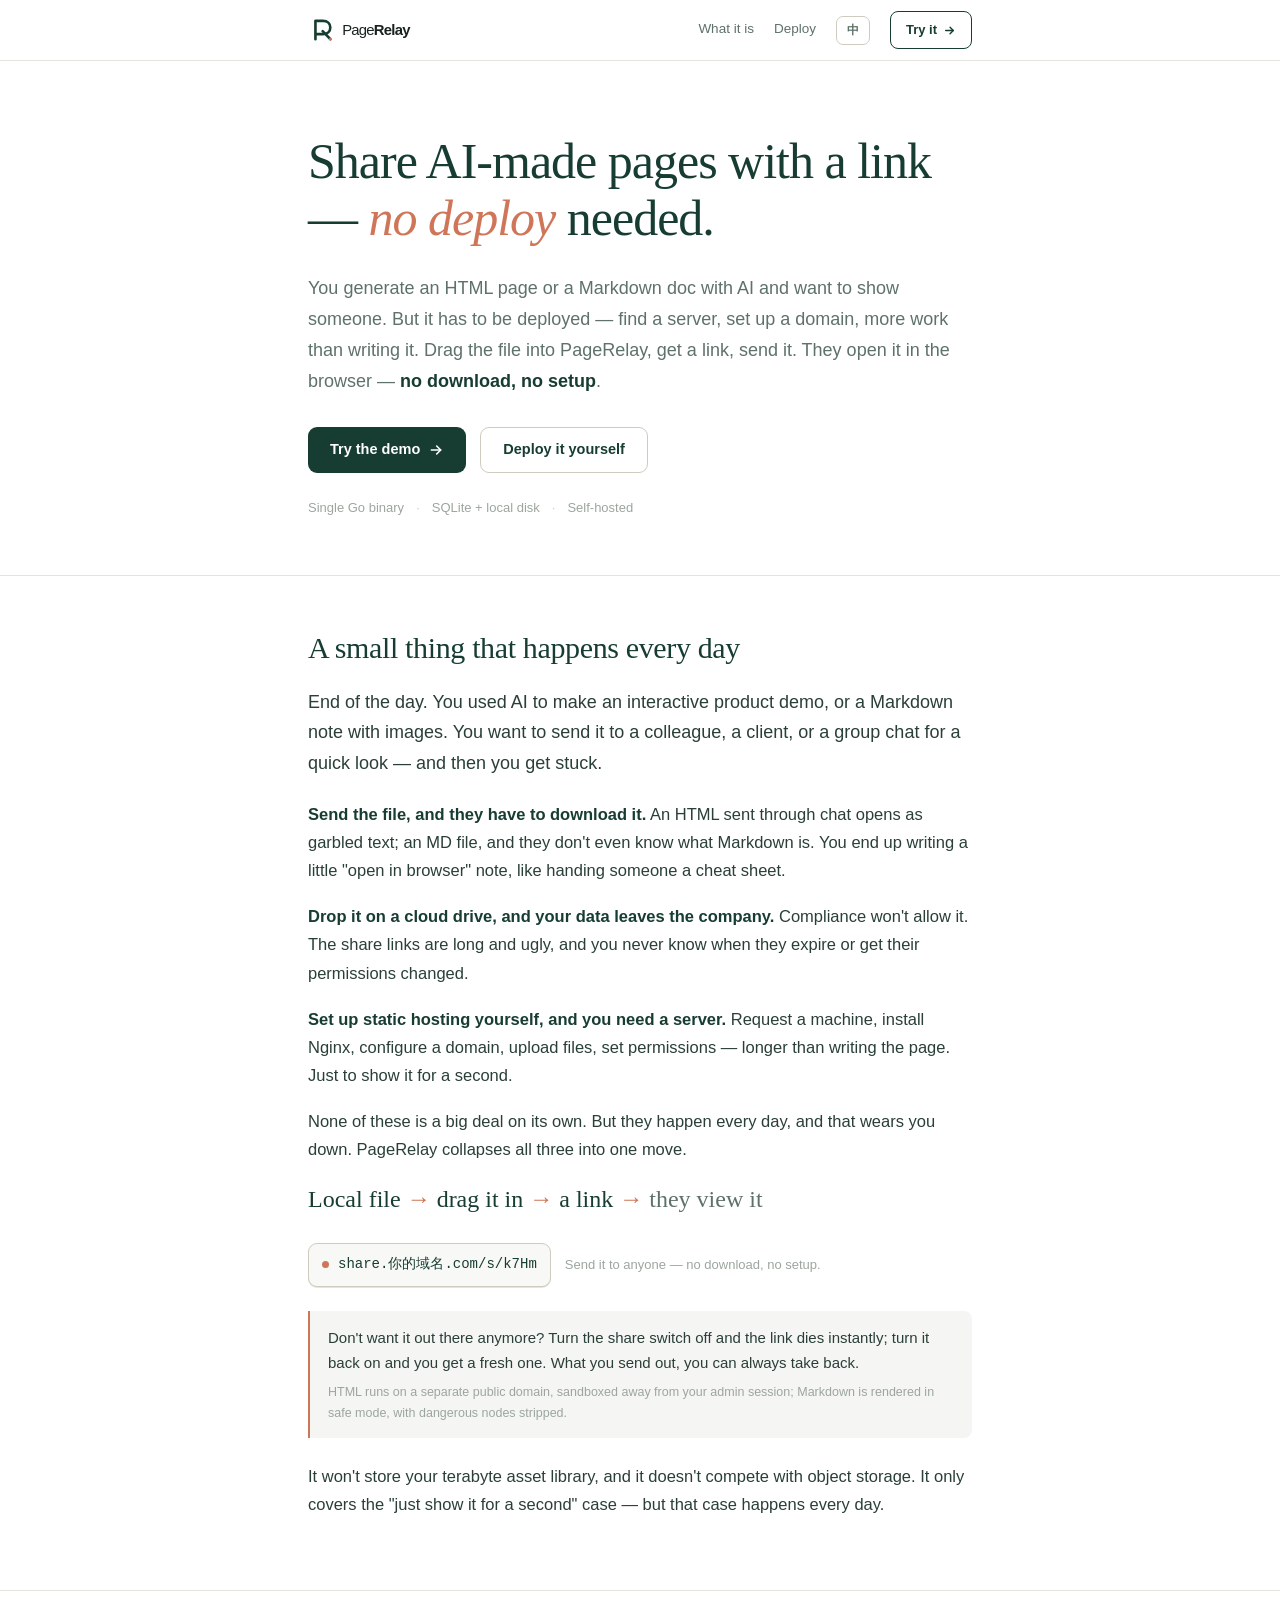
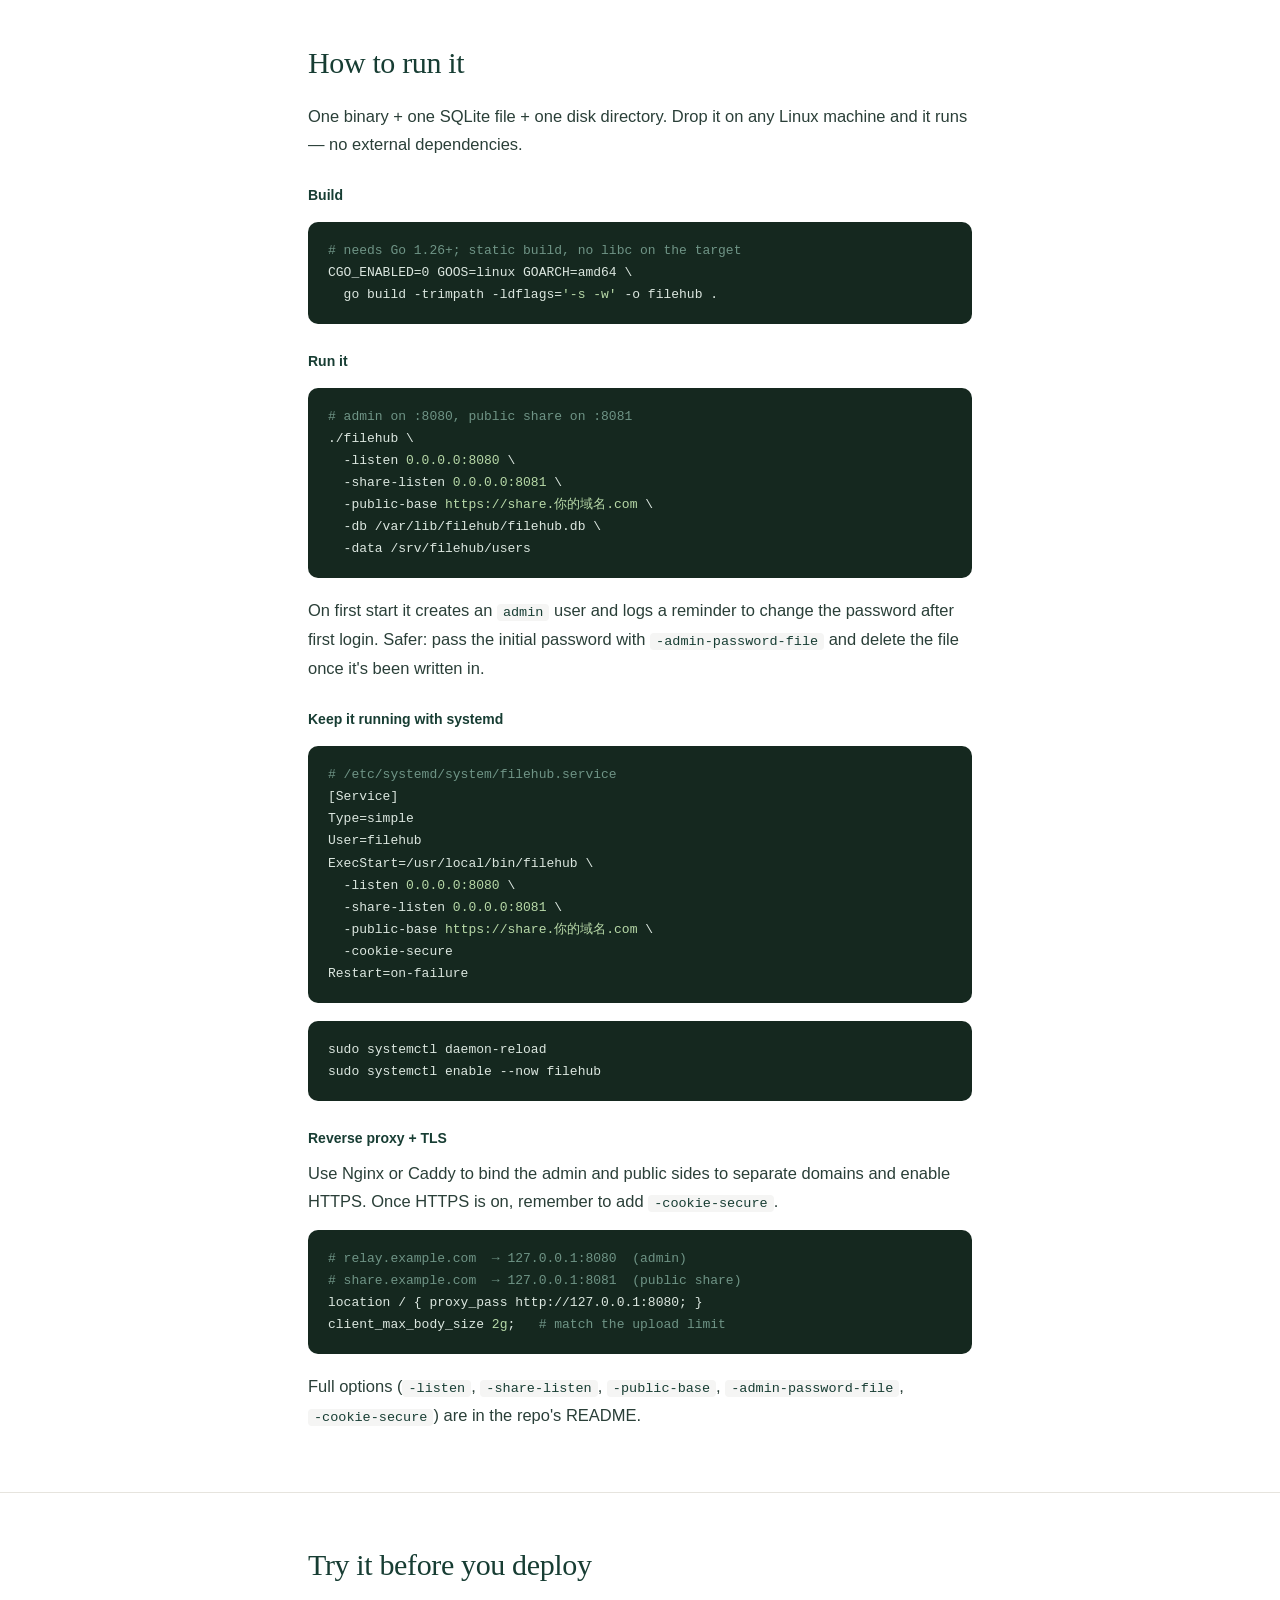
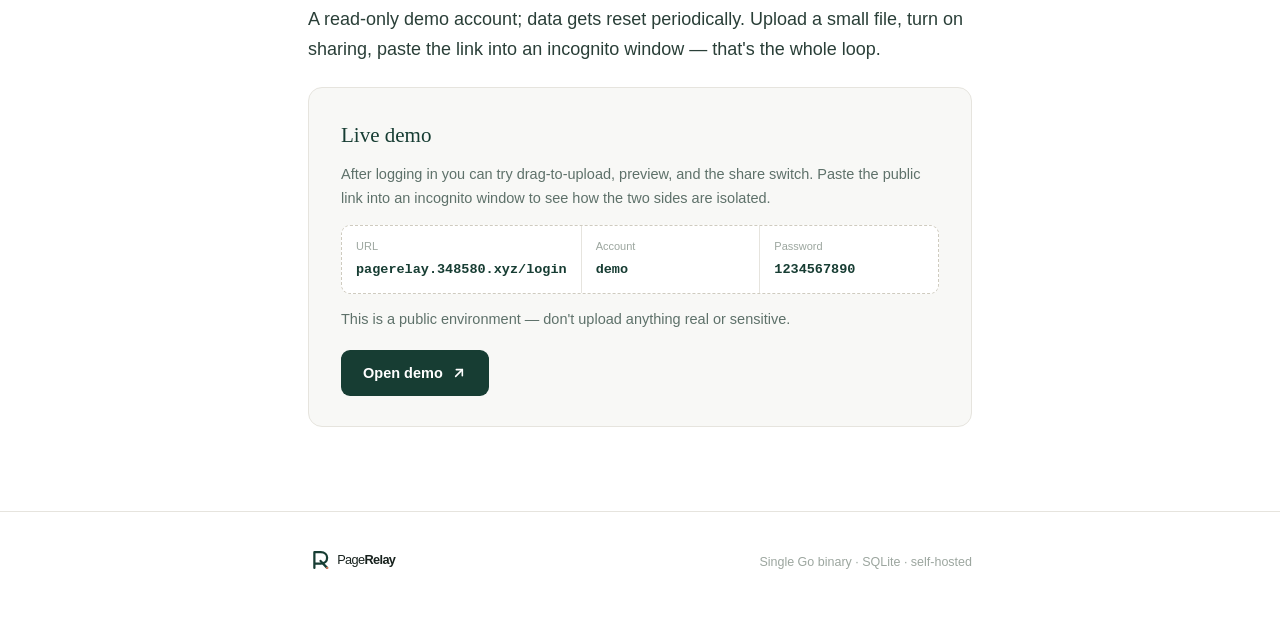
<file: site/index.html>
<!DOCTYPE html>
<html lang="zh">
<head>
<meta charset="UTF-8">
<meta name="viewport" content="width=device-width, initial-scale=1">
<title>PageRelay — 把本地页面变成链接，发出去对方直接看</title>
<meta name="description" content="你用 AI 生成了 HTML 或 Markdown，想让朋友直接看，可它要部署。PageRelay 让你把文件拖进去，拿到一条链接发出去——对方点开就看，不用下载、不用部署。单个 Go 二进制，自托管。">
<meta name="color-scheme" content="light">
<link rel="icon" href="data:image/svg+xml,%3Csvg xmlns='http://www.w3.org/2000/svg' viewBox='0 0 64 64'%3E%3Crect width='64' height='64' rx='16' fill='%23FFFFFF'/%3E%3Cpath d='M17 52V12h16.5C44 12 50 18 50 26.2S44 40.5 33.5 40.5H17' fill='none' stroke='%23173D33' stroke-width='5.5' stroke-linecap='round' stroke-linejoin='round'/%3E%3Cpath d='M33 34 50 52' fill='none' stroke='%23173D33' stroke-width='5.5' stroke-linecap='round'/%3E%3Ccircle cx='50' cy='52' r='3' fill='%23CF7659'/%3E%3C/svg%3E">
<style>
  :root{
    --paper:#ffffff; --paper-2:#F5F5F4; --surface:#F8F8F6;
    --ink:#173D33; --ink-2:#2A3F38; --ink-soft:#5E716A; --ink-faint:#9CA69F;
    --coral:#CF7659; --coral-soft:#E8A98F;
    --line:#E6E4DE; --line-strong:#CFCBBF; --code-bg:#15281F;
    --serif:"Iowan Old Style","Palatino Linotype","Hoefler Text",Georgia,"Songti SC","STSong",serif;
    --sans:-apple-system,BlinkMacSystemFont,"Segoe UI","PingFang SC","Microsoft YaHei",sans-serif;
    --mono:ui-monospace,SFMono-Regular,"SF Mono",Menlo,Consolas,monospace;
  }
  *{box-sizing:border-box}
  html{scroll-behavior:smooth}
  body{margin:0;background:var(--paper);color:var(--ink-2);font:16.5px/1.7 var(--sans);-webkit-font-smoothing:antialiased}
  a{color:inherit;text-decoration:underline;text-decoration-color:var(--line-strong);text-underline-offset:3px}
  a:hover{text-decoration-color:var(--coral)}
  .wrap{max-width:720px;margin:0 auto;padding:0 28px}
  code,pre{font-family:var(--mono)}

  /* ---------- nav ---------- */
  nav{position:sticky;top:0;z-index:50;background:rgba(255,255,255,.88);backdrop-filter:saturate(140%) blur(8px);border-bottom:1px solid var(--line)}
  .nav{display:flex;align-items:center;justify-content:space-between;height:60px}
  .brand{display:flex;align-items:center;text-decoration:none}
  .brand svg{display:block;height:28px;width:auto}
  .nav-r{display:flex;align-items:center;gap:20px;font-size:13.5px;color:var(--ink-soft)}
  .nav-r a,.nav-r button{text-decoration:none;font-family:inherit}
  .nav-r a:not(.nav-cta){border-bottom:1px solid transparent;transition:color .15s,border-color .15s}
  .nav-r a:not(.nav-cta):hover{color:var(--ink);border-color:var(--line-strong)}
  .lang-toggle{border:1px solid var(--line-strong);color:var(--ink-soft);padding:5px 10px;border-radius:7px;font-size:12px;font-weight:600;background:transparent;cursor:pointer;transition:color .15s,border-color .15s;font-family:var(--sans)}
  .lang-toggle:hover{color:var(--ink);border-color:var(--ink)}
  .nav-cta{display:inline-flex;align-items:center;gap:6px;border:1.5px solid var(--ink);color:var(--ink);padding:7px 15px;border-radius:8px;font-weight:600;font-size:13px;transition:background .15s,color .15s;border-color:var(--ink)}
  .nav-cta:hover{background:var(--ink);color:var(--paper);text-decoration:none}
  .nav-cta .arr{transition:transform .15s}
  .nav-cta:hover .arr{transform:translateX(3px)}

  /* ---------- hero ---------- */
  .hero{padding:72px 0 56px;position:relative}
  .hero h1{font-family:var(--serif);font-size:clamp(30px,5.2vw,50px);line-height:1.14;letter-spacing:-.02em;color:var(--ink);margin:0 0 26px;font-weight:500}
  .hero h1 em{font-style:italic;color:var(--coral);font-weight:500}
  .lede{font-size:18px;line-height:1.72;color:var(--ink-soft);margin:0 0 30px}
  .lede strong{color:var(--ink);font-weight:600}
  .cta-row{display:flex;align-items:center;gap:14px;flex-wrap:wrap}
  .btn{display:inline-flex;align-items:center;gap:8px;height:46px;padding:0 22px;border-radius:9px;font-weight:600;font-size:14.5px;text-decoration:none;transition:transform .12s,background .15s,color .15s;cursor:pointer;border:0}
  .btn-primary{background:var(--ink);color:var(--paper)}
  .btn-primary:hover{background:#0f2b23}
  .btn-ghost{border:1.5px solid var(--line-strong);color:var(--ink);background:transparent}
  .btn-ghost:hover{border-color:var(--ink);background:var(--surface)}
  .btn .arr{transition:transform .15s}
  .btn:hover .arr{transform:translateX(3px)}
  .hero-note{margin-top:24px;font-size:13px;color:var(--ink-faint);display:flex;align-items:center;gap:12px;flex-wrap:wrap}
  .hero-note span+span::before{content:"·";margin-right:12px;color:var(--line-strong)}

  /* ---------- body ---------- */
  main{padding-bottom:30px}
  section{padding:54px 0;border-top:1px solid var(--line);scroll-margin-top:74px}
  h2{font-family:var(--serif);font-size:clamp(24px,3.2vw,30px);line-height:1.22;letter-spacing:-.012em;color:var(--ink);margin:0 0 20px;font-weight:500}
  p{margin:0 0 18px}
  p.lead{font-size:18px;color:var(--ink-2);margin-bottom:22px}
  strong{color:var(--ink);font-weight:600}
  .inline{background:var(--paper-2);padding:1px 6px;border-radius:4px;font-size:13.5px;color:var(--ink);font-family:var(--mono);white-space:nowrap}

  .relay{font-family:var(--serif);font-size:clamp(20px,2.5vw,24px);line-height:1.5;color:var(--ink);margin:8px 0 26px}
  .relay .step{white-space:nowrap}
  .relay .arr{color:var(--coral);font-style:normal;margin:0 6px;font-family:var(--sans)}
  .relay .out{color:var(--ink-soft)}

  .chip{display:inline-flex;align-items:center;gap:9px;border:1px solid var(--line-strong);background:var(--surface);border-radius:9px;padding:9px 13px;font-size:14px;color:var(--ink);font-family:var(--mono);box-shadow:0 1px 0 var(--line)}
  .chip .dot{width:7px;height:7px;border-radius:50%;background:var(--coral);flex:none}
  .scene{display:flex;align-items:center;gap:14px;flex-wrap:wrap;margin:6px 0 4px}
  .scene .cap{font-size:13px;color:var(--ink-faint)}

  .note{border-left:2px solid var(--coral);background:var(--paper-2);padding:14px 18px;border-radius:0 8px 8px 0;margin:24px 0;font-size:15px;color:var(--ink-2)}
  .note small{display:block;margin-top:6px;color:var(--ink-faint);font-size:12.5px}

  /* ---------- code ---------- */
  .code-block{background:var(--code-bg);color:#DCE7E0;border-radius:10px;padding:18px 20px;overflow:auto;font-size:13px;line-height:1.7;margin:14px 0 18px}
  .code-block .c{color:#6f9486}
  .code-block .s{color:#B8D9A8}
  .deploy p{margin-bottom:8px}
  .deploy h3{font-family:var(--sans);font-size:14px;color:var(--ink);margin:26px 0 8px;font-weight:700}

  /* ---------- demo ---------- */
  .demo{background:var(--surface);border:1px solid var(--line);border-radius:14px;padding:30px 32px;margin-top:6px}
  .demo h3{font-family:var(--serif);font-size:21px;margin:0 0 8px;color:var(--ink);font-weight:500}
  .demo p{margin:0 0 14px;color:var(--ink-soft);font-size:14.5px}
  .demo-creds{display:flex;gap:0;margin:14px 0;border:1px dashed var(--line-strong);border-radius:9px;overflow:hidden;font-size:13.5px;background:var(--paper)}
  .demo-creds .row{flex:1;padding:11px 14px;border-right:1px solid var(--line)}
  .demo-creds .row:last-child{border-right:0}
  .demo-creds dt{color:var(--ink-faint);font-size:11px;margin-bottom:3px}
  .demo-creds dd{margin:0;font-family:var(--mono);color:var(--ink);font-weight:600;overflow:hidden;text-overflow:ellipsis}
  .demo-warn{margin:14px 0 0;font-size:12.5px;color:var(--coral);line-height:1.55}

  /* ---------- footer ---------- */
  footer{border-top:1px solid var(--line);padding:36px 0 60px;color:var(--ink-faint);font-size:13px}
  .foot{display:flex;justify-content:space-between;align-items:flex-end;gap:16px;flex-wrap:wrap}
  .foot .brand{text-decoration:none}
  .foot .brand svg{height:24px}
  .foot-r{text-align:right;font-size:12.5px;line-height:1.6}

  @media(max-width:680px){
    .nav-r .nav-link{display:none}.nav-r{gap:10px}.brand svg{height:26px}
    .cta-row .btn{width:100%;justify-content:center}
    .demo-creds{flex-direction:column}.demo-creds .row{border-right:0;border-bottom:1px solid var(--line)}.demo-creds .row:last-child{border-bottom:0}
    .foot-r{text-align:left}
  }
  @media(max-width:420px){.nav{height:54px}.wrap{padding:0 20px}}
  @media(prefers-reduced-motion:reduce){html{scroll-behavior:auto}*,*::before,*::after{transition:none!important}}
</style>
</head>
<body>

<nav>
  <div class="wrap nav">
    <a class="brand" href="#top" aria-label="PageRelay">
      <svg viewBox="0 0 328 64" role="img" aria-label="PageRelay">
        <path d="M17 53V11h17c10.5 0 17 6.3 17 15.2S44.5 41.5 34 41.5H17" fill="none" stroke="#173D33" stroke-width="6" stroke-linecap="round" stroke-linejoin="round"/>
        <path d="M33.5 34.5 51 53" fill="none" stroke="#173D33" stroke-width="6" stroke-linecap="round"/>
        <circle cx="51" cy="53" r="3.2" fill="#CF7659"/>
        <text x="78" y="43" fill="#18221E" font-family="'Avenir Next','Helvetica Neue',Arial,sans-serif" font-size="34" font-weight="500" letter-spacing="-1.7">Page<tspan font-weight="700">Relay</tspan></text>
      </svg>
    </a>
    <div class="nav-r">
      <a class="nav-link" href="#story" data-i18n="nav_what">这是什么</a>
      <a class="nav-link" href="#deploy" data-i18n="nav_deploy">怎么部署</a>
      <button class="lang-toggle" id="lang-toggle" type="button" aria-label="Switch language">EN</button>
      <a href="#demo" class="nav-cta" aria-label="Go to demo">
        <span data-i18n="nav_try">去体验</span>
        <svg class="arr" width="13" height="13" viewBox="0 0 24 24" fill="none" stroke="currentColor" stroke-width="2.6" stroke-linecap="round" stroke-linejoin="round"><path d="M5 12h14"/><path d="M13 6l6 6-6 6"/></svg>
      </a>
    </div>
  </div>
</nav>

<main id="top">

<!-- ============ HERO ============ -->
<section class="hero" style="border-top:0">
  <div class="wrap">
    <h1 data-i18n-html="hero_h1">AI 生成的页面，<em>不用部署</em>也能分享出去。</h1>
    <p class="lede" data-i18n-html="hero_lede">
      你用 AI 生成了一份 HTML 或 Markdown，想让朋友直接看。可它要部署——找服务器、配域名，比写它还麻烦。把文件拖进 PageRelay，拿到一条链接发出去，对方点开就看，<strong>不下载、不装环境</strong>。
    </p>
    <div class="cta-row">
      <a class="btn btn-primary" href="#demo">
        <span data-i18n="hero_btn_demo">试一下 Demo</span>
        <svg class="arr" width="16" height="16" viewBox="0 0 24 24" fill="none" stroke="currentColor" stroke-width="2.4" stroke-linecap="round" stroke-linejoin="round"><path d="M5 12h14"/><path d="M13 6l6 6-6 6"/></svg>
      </a>
      <a class="btn btn-ghost" href="#deploy"><span data-i18n="hero_btn_deploy">自己部署</span></a>
    </div>
    <div class="hero-note">
      <span data-i18n="hero_note1">单个 Go 二进制</span><span data-i18n="hero_note2">SQLite + 本地磁盘</span><span data-i18n="hero_note3">自托管</span>
    </div>
  </div>
</section>

<!-- ============ 故事 / 价值 ============ -->
<section id="story">
  <div class="wrap">
    <h2 data-i18n="story_h2">一件每天都会发生的小事</h2>

    <p class="lead" data-i18n-html="story_lead">
      下班前，你用 AI 生成了一份带交互的产品演示页，或者一篇配图齐全的 Markdown 笔记。想发给同事、发给客户、发到群里让人看一眼——然后你卡住了。
    </p>

    <p data-i18n-html="story_p1">
      <strong>发文件过去，对方要下载。</strong>微信里发个 HTML，对方打开是乱码；发个 MD，对方连 Markdown 是什么都不知道。你还得附一段"用浏览器打开"的说明，像在给人写小抄。
    </p>

    <p data-i18n-html="story_p2">
      <strong>丢到网盘，数据就出了公司。</strong>合规那关过不去。网盘的分享链接又臭又长，过期了、改了权限，你都不知道。
    </p>

    <p data-i18n-html="story_p3">
      <strong>自己搭静态托管，要一台服务器。</strong>申请机器、装 Nginx、配域名、传文件、设权限——比写那个页面还久。就为发一眼。
    </p>

    <p data-i18n-html="story_p4">
      这三件事，每件单独都不算大事，但每天来一遍，磨人。PageRelay 就是替你把这三件事压成一个动作。
    </p>

    <p class="relay">
      <span class="step" data-i18n="relay_s1">本地文件</span><span class="arr">→</span><span class="step" data-i18n="relay_s2">拖进来</span><span class="arr">→</span><span class="step" data-i18n="relay_s3">一条链接</span><span class="arr">→</span><span class="out" data-i18n="relay_s4">对方直接看</span>
    </p>

    <div class="scene">
      <span class="chip"><span class="dot"></span>share.你的域名.com/s/k7Hm</span>
      <span class="cap" data-i18n="scene_cap">把这条发给谁都行，不下载、不装环境。</span>
    </div>

    <div class="note">
      <span data-i18n-html="note_main">不想发了，把分享开关关掉，这条链接当场失效；再开，会生成新的一条。发出去的东西，你随时收得回。</span>
      <small data-i18n-html="note_sub">HTML 在独立的公开域里跑，沙箱隔离，不会动到你管理端的会话；Markdown 走安全渲染，剥掉危险节点。</small>
    </div>

    <p data-i18n-html="story_p5">
      它不替你存几 TB 的素材库，也不跟对象存储比。它只覆盖这一类"传一眼就完事"的场景——但这类场景，每天都在发生。
    </p>
  </div>
</section>

<!-- ============ 部署 ============ -->
<section id="deploy" class="deploy">
  <div class="wrap">
    <h2 data-i18n="deploy_h2">怎么把它跑起来</h2>
    <p data-i18n="deploy_p">一个二进制 + 一个 SQLite 文件 + 一个磁盘目录，丢到任意 Linux 机器上就能跑，没有外部依赖。</p>

    <h3 data-i18n="deploy_h_build">构建</h3>
<pre class="code-block"><span class="c" data-i18n="code_build_c"># 需要 Go 1.26+；静态编译，目标机无需 libc</span>
CGO_ENABLED=0 GOOS=linux GOARCH=amd64 \
  go build -trimpath -ldflags=<span class="s">'-s -w'</span> -o filehub .</pre>

    <h3 data-i18n="deploy_h_run">跑起来</h3>
<pre class="code-block"><span class="c" data-i18n="code_run_c"># 管理端 :8080，公开分享端 :8081</span>
./filehub \
  -listen <span class="s">0.0.0.0:8080</span> \
  -share-listen <span class="s">0.0.0.0:8081</span> \
  -public-base <span class="s">https://share.你的域名.com</span> \
  -db /var/lib/filehub/filehub.db \
  -data /srv/filehub/users</pre>
    <p data-i18n-html="deploy_p_admin">首次启动自动建管理员 <span class="inline">admin</span>，日志会提醒你首次登录后改密。更稳妥的是用 <span class="inline">-admin-password-file</span> 指定初始密码，写入后删掉那个文件。</p>

    <h3 data-i18n="deploy_h_systemd">用 systemd 守住</h3>
<pre class="code-block"><span class="c" data-i18n="code_systemd_c"># /etc/systemd/system/filehub.service</span>
[Service]
Type=simple
User=filehub
ExecStart=/usr/local/bin/filehub \
  -listen <span class="s">0.0.0.0:8080</span> \
  -share-listen <span class="s">0.0.0.0:8081</span> \
  -public-base <span class="s">https://share.你的域名.com</span> \
  -cookie-secure
Restart=on-failure</pre>
<pre class="code-block">sudo systemctl daemon-reload
sudo systemctl enable --now filehub</pre>

    <h3 data-i18n="deploy_h_proxy">反向代理 + TLS</h3>
    <p data-i18n-html="deploy_p_proxy">用 Nginx 或 Caddy 把管理端、公开端分别绑到不同域名，开 HTTPS。开了 HTTPS 就记得加 <span class="inline">-cookie-secure</span>。</p>
<pre class="code-block"><span class="c" data-i18n="code_proxy_c1"># relay.你的域名.com  → 127.0.0.1:8080  （管理端）</span>
<span class="c" data-i18n="code_proxy_c2"># share.你的域名.com  → 127.0.0.1:8081  （公开分享端）</span>
location / { proxy_pass http://127.0.0.1:8080; }
client_max_body_size <span class="s">2g</span>;   <span class="c" data-i18n="code_proxy_c3"># 与上传上限对齐</span></pre>

    <p style="margin-top:18px" data-i18n-html="deploy_p_params">完整参数（<span class="inline">-listen</span> / <span class="inline">-share-listen</span> / <span class="inline">-public-base</span> / <span class="inline">-admin-password-file</span> / <span class="inline">-cookie-secure</span>）见仓库的 README。</p>
  </div>
</section>

<!-- ============ Demo ============ -->
<section id="demo">
  <div class="wrap">
    <h2 data-i18n="demo_h2">先试，再决定要不要部署</h2>
    <p class="lead" data-i18n="demo_lead">一个只读体验账号，数据定期重置。传个小文件、开个分享、把链接贴到隐身窗口，整套流程就走完了。</p>

    <div class="demo">
      <h3 data-i18n="demo_h3">在线 Demo</h3>
      <p data-i18n="demo_p">登录后能体验拖拽上传、预览、分享开关，把公开链接贴到隐身窗口，能看到内外两端是怎么隔离的。</p>
      <div class="demo-creds">
        <div class="row"><dt data-i18n="demo_l_addr">地址</dt><dd>pagerelay.348580.xyz/login</dd></div>
        <div class="row"><dt data-i18n="demo_l_user">账号</dt><dd>demo</dd></div>
        <div class="row"><dt data-i18n="demo_l_pass">密码</dt><dd>1234567890</dd></div>
      </div>
      <p class="demo-warn" data-i18n="demo_warn">这是个公开环境，别上传真实或敏感的文件。</p>
      <a class="btn btn-primary" href="/login" style="margin-top:6px">
        <span data-i18n="demo_btn">打开 Demo</span>
        <svg class="arr" width="16" height="16" viewBox="0 0 24 24" fill="none" stroke="currentColor" stroke-width="2.4" stroke-linecap="round" stroke-linejoin="round"><path d="M7 17L17 7"/><path d="M8 7h9v9"/></svg>
      </a>
    </div>
  </div>
</section>

</main>

<footer>
  <div class="wrap foot">
    <a class="brand" href="#top">
      <svg viewBox="0 0 328 64" role="img" aria-label="PageRelay">
        <path d="M17 53V11h17c10.5 0 17 6.3 17 15.2S44.5 41.5 34 41.5H17" fill="none" stroke="#173D33" stroke-width="6" stroke-linecap="round" stroke-linejoin="round"/>
        <path d="M33.5 34.5 51 53" fill="none" stroke="#173D33" stroke-width="6" stroke-linecap="round"/>
        <circle cx="51" cy="53" r="3.2" fill="#CF7659"/>
        <text x="78" y="43" fill="#18221E" font-family="'Avenir Next','Helvetica Neue',Arial,sans-serif" font-size="34" font-weight="500" letter-spacing="-1.7">Page<tspan font-weight="700">Relay</tspan></text>
      </svg>
    </a>
    <div class="foot-r" data-i18n="foot_r">单 Go 二进制 · SQLite · 自托管</div>
  </div>
</footer>

<script>
  const I18N = {
    zh: {
      title:"PageRelay — 把本地页面变成链接，发出去对方直接看",
      nav_what:"这是什么", nav_deploy:"怎么部署", nav_try:"去体验",
      hero_h1:'AI 生成的页面，<em>不用部署</em>也能分享出去。',
      hero_lede:'你用 AI 生成了一份 HTML 或 Markdown，想让朋友直接看。可它要部署——找服务器、配域名，比写它还麻烦。把文件拖进 PageRelay，拿到一条链接发出去，对方点开就看，<strong>不下载、不装环境</strong>。',
      hero_btn_demo:"试一下 Demo", hero_btn_deploy:"自己部署",
      hero_note1:"单个 Go 二进制", hero_note2:"SQLite + 本地磁盘", hero_note3:"自托管",
      story_h2:"一件每天都会发生的小事",
      story_lead:'下班前，你用 AI 生成了一份带交互的产品演示页，或者一篇配图齐全的 Markdown 笔记。想发给同事、发给客户、发到群里让人看一眼——然后你卡住了。',
      story_p1:'<strong>发文件过去，对方要下载。</strong>微信里发个 HTML，对方打开是乱码；发个 MD，对方连 Markdown 是什么都不知道。你还得附一段"用浏览器打开"的说明，像在给人写小抄。',
      story_p2:'<strong>丢到网盘，数据就出了公司。</strong>合规那关过不去。网盘的分享链接又臭又长，过期了、改了权限，你都不知道。',
      story_p3:'<strong>自己搭静态托管，要一台服务器。</strong>申请机器、装 Nginx、配域名、传文件、设权限——比写那个页面还久。就为发一眼。',
      story_p4:'这三件事，每件单独都不算大事，但每天来一遍，磨人。PageRelay 就是替你把这三件事压成一个动作。',
      relay_s1:"本地文件", relay_s2:"拖进来", relay_s3:"一条链接", relay_s4:"对方直接看",
      scene_cap:"把这条发给谁都行，不下载、不装环境。",
      note_main:'不想发了，把分享开关关掉，这条链接当场失效；再开，会生成新的一条。发出去的东西，你随时收得回。',
      note_sub:'HTML 在独立的公开域里跑，沙箱隔离，不会动到你管理端的会话；Markdown 走安全渲染，剥掉危险节点。',
      story_p5:'它不替你存几 TB 的素材库，也不跟对象存储比。它只覆盖这一类"传一眼就完事"的场景——但这类场景，每天都在发生。',
      deploy_h2:"怎么把它跑起来",
      deploy_p:"一个二进制 + 一个 SQLite 文件 + 一个磁盘目录，丢到任意 Linux 机器上就能跑，没有外部依赖。",
      deploy_h_build:"构建",
      code_build_c:"# 需要 Go 1.26+；静态编译，目标机无需 libc",
      deploy_h_run:"跑起来",
      code_run_c:"# 管理端 :8080，公开分享端 :8081",
      deploy_p_admin:'首次启动自动建管理员 <span class="inline">admin</span>，日志会提醒你首次登录后改密。更稳妥的是用 <span class="inline">-admin-password-file</span> 指定初始密码，写入后删掉那个文件。',
      deploy_h_systemd:"用 systemd 守住",
      code_systemd_c:"# /etc/systemd/system/filehub.service",
      deploy_h_proxy:"反向代理 + TLS",
      deploy_p_proxy:'用 Nginx 或 Caddy 把管理端、公开端分别绑到不同域名，开 HTTPS。开了 HTTPS 就记得加 <span class="inline">-cookie-secure</span>。',
      code_proxy_c1:"# relay.你的域名.com  → 127.0.0.1:8080  （管理端）",
      code_proxy_c2:"# share.你的域名.com  → 127.0.0.1:8081  （公开分享端）",
      code_proxy_c3:"# 与上传上限对齐",
      deploy_p_params:'完整参数（<span class="inline">-listen</span> / <span class="inline">-share-listen</span> / <span class="inline">-public-base</span> / <span class="inline">-admin-password-file</span> / <span class="inline">-cookie-secure</span>）见仓库的 README。',
      demo_h2:"先试，再决定要不要部署",
      demo_lead:"一个只读体验账号，数据定期重置。传个小文件、开个分享、把链接贴到隐身窗口，整套流程就走完了。",
      demo_h3:"在线 Demo",
      demo_p:"登录后能体验拖拽上传、预览、分享开关，把公开链接贴到隐身窗口，能看到内外两端是怎么隔离的。",
      demo_l_addr:"地址", demo_l_user:"账号", demo_l_pass:"密码",
      demo_warn:"这是个公开环境，别上传真实或敏感的文件。",
      demo_btn:"打开 Demo",
      foot_r:"单 Go 二进制 · SQLite · 自托管"
    },
    en: {
      title:"PageRelay — Turn a local page into a link they can just open",
      nav_what:"What it is", nav_deploy:"Deploy", nav_try:"Try it",
      hero_h1:'Share AI-made pages with a link — <em>no deploy</em> needed.',
      hero_lede:'You generate an HTML page or a Markdown doc with AI and want to show someone. But it has to be deployed — find a server, set up a domain, more work than writing it. Drag the file into PageRelay, get a link, send it. They open it in the browser — <strong>no download, no setup</strong>.',
      hero_btn_demo:"Try the demo", hero_btn_deploy:"Deploy it yourself",
      hero_note1:"Single Go binary", hero_note2:"SQLite + local disk", hero_note3:"Self-hosted",
      story_h2:"A small thing that happens every day",
      story_lead:'End of the day. You used AI to make an interactive product demo, or a Markdown note with images. You want to send it to a colleague, a client, or a group chat for a quick look — and then you get stuck.',
      story_p1:'<strong>Send the file, and they have to download it.</strong> An HTML sent through chat opens as garbled text; an MD file, and they don\'t even know what Markdown is. You end up writing a little "open in browser" note, like handing someone a cheat sheet.',
      story_p2:'<strong>Drop it on a cloud drive, and your data leaves the company.</strong> Compliance won\'t allow it. The share links are long and ugly, and you never know when they expire or get their permissions changed.',
      story_p3:'<strong>Set up static hosting yourself, and you need a server.</strong> Request a machine, install Nginx, configure a domain, upload files, set permissions — longer than writing the page. Just to show it for a second.',
      story_p4:'None of these is a big deal on its own. But they happen every day, and that wears you down. PageRelay collapses all three into one move.',
      relay_s1:"Local file", relay_s2:"drag it in", relay_s3:"a link", relay_s4:"they view it",
      scene_cap:"Send it to anyone — no download, no setup.",
      note_main:'Don\'t want it out there anymore? Turn the share switch off and the link dies instantly; turn it back on and you get a fresh one. What you send out, you can always take back.',
      note_sub:'HTML runs on a separate public domain, sandboxed away from your admin session; Markdown is rendered in safe mode, with dangerous nodes stripped.',
      story_p5:'It won\'t store your terabyte asset library, and it doesn\'t compete with object storage. It only covers the "just show it for a second" case — but that case happens every day.',
      deploy_h2:"How to run it",
      deploy_p:"One binary + one SQLite file + one disk directory. Drop it on any Linux machine and it runs — no external dependencies.",
      deploy_h_build:"Build",
      code_build_c:"# needs Go 1.26+; static build, no libc on the target",
      deploy_h_run:"Run it",
      code_run_c:"# admin on :8080, public share on :8081",
      deploy_p_admin:'On first start it creates an <span class="inline">admin</span> user and logs a reminder to change the password after first login. Safer: pass the initial password with <span class="inline">-admin-password-file</span> and delete the file once it\'s been written in.',
      deploy_h_systemd:"Keep it running with systemd",
      code_systemd_c:"# /etc/systemd/system/filehub.service",
      deploy_h_proxy:"Reverse proxy + TLS",
      deploy_p_proxy:'Use Nginx or Caddy to bind the admin and public sides to separate domains and enable HTTPS. Once HTTPS is on, remember to add <span class="inline">-cookie-secure</span>.',
      code_proxy_c1:"# relay.example.com  → 127.0.0.1:8080  (admin)",
      code_proxy_c2:"# share.example.com  → 127.0.0.1:8081  (public share)",
      code_proxy_c3:"# match the upload limit",
      deploy_p_params:'Full options (<span class="inline">-listen</span>, <span class="inline">-share-listen</span>, <span class="inline">-public-base</span>, <span class="inline">-admin-password-file</span>, <span class="inline">-cookie-secure</span>) are in the repo\'s README.',
      demo_h2:"Try it before you deploy",
      demo_lead:"A read-only demo account; data gets reset periodically. Upload a small file, turn on sharing, paste the link into an incognito window — that's the whole loop.",
      demo_h3:"Live demo",
      demo_p:"After logging in you can try drag-to-upload, preview, and the share switch. Paste the public link into an incognito window to see how the two sides are isolated.",
      demo_l_addr:"URL", demo_l_user:"Account", demo_l_pass:"Password",
      demo_warn:"This is a public environment — don't upload anything real or sensitive.",
      demo_btn:"Open demo",
      foot_r:"Single Go binary · SQLite · self-hosted"
    }
  };

  function applyLang(lang){
    document.documentElement.lang = lang === 'zh' ? 'zh-CN' : 'en';
    const dict = I18N[lang];
    document.querySelectorAll('[data-i18n]').forEach(el=>{
      const k = el.getAttribute('data-i18n'); const v = dict[k];
      if(v != null) el.textContent = v;
    });
    document.querySelectorAll('[data-i18n-html]').forEach(el=>{
      const k = el.getAttribute('data-i18n-html'); const v = dict[k];
      if(v != null) el.innerHTML = v;
    });
    document.title = dict.title;
    const t = document.getElementById('lang-toggle');
    if(t) t.textContent = lang === 'zh' ? 'EN' : '中';
    try{ localStorage.setItem('prlang', lang); }catch(e){}
  }

  let curLang = 'zh';
  try { const saved = localStorage.getItem('prlang'); if(saved === 'en' || saved === 'zh') curLang = saved; else curLang = (navigator.language || 'zh').toLowerCase().startsWith('zh') ? 'zh' : 'en'; } catch(e){}
  applyLang(curLang);

  document.getElementById('lang-toggle').addEventListener('click', ()=>{
    curLang = curLang === 'zh' ? 'en' : 'zh';
    applyLang(curLang);
    // re-run scroll offset in case nav height changed
  });

  // Smooth-scroll for in-page anchors, offset by sticky nav.
  const reduce = matchMedia('(prefers-reduced-motion: reduce)').matches;
  const navH = () => document.querySelector('nav').getBoundingClientRect().height;
  document.querySelectorAll('a[href^="#"]').forEach(a => {
    a.addEventListener('click', e => {
      const id = a.getAttribute('href');
      if(id.length < 2) return;
      const el = document.querySelector(id);
      if(!el) return;
      e.preventDefault();
      const y = el.getBoundingClientRect().top + window.scrollY - navH() - 6;
      window.scrollTo({ top: y, behavior: reduce ? 'auto' : 'smooth' });
      history.replaceState(null, '', id);
    });
  });
</script>

</body>
</html>
</file>
